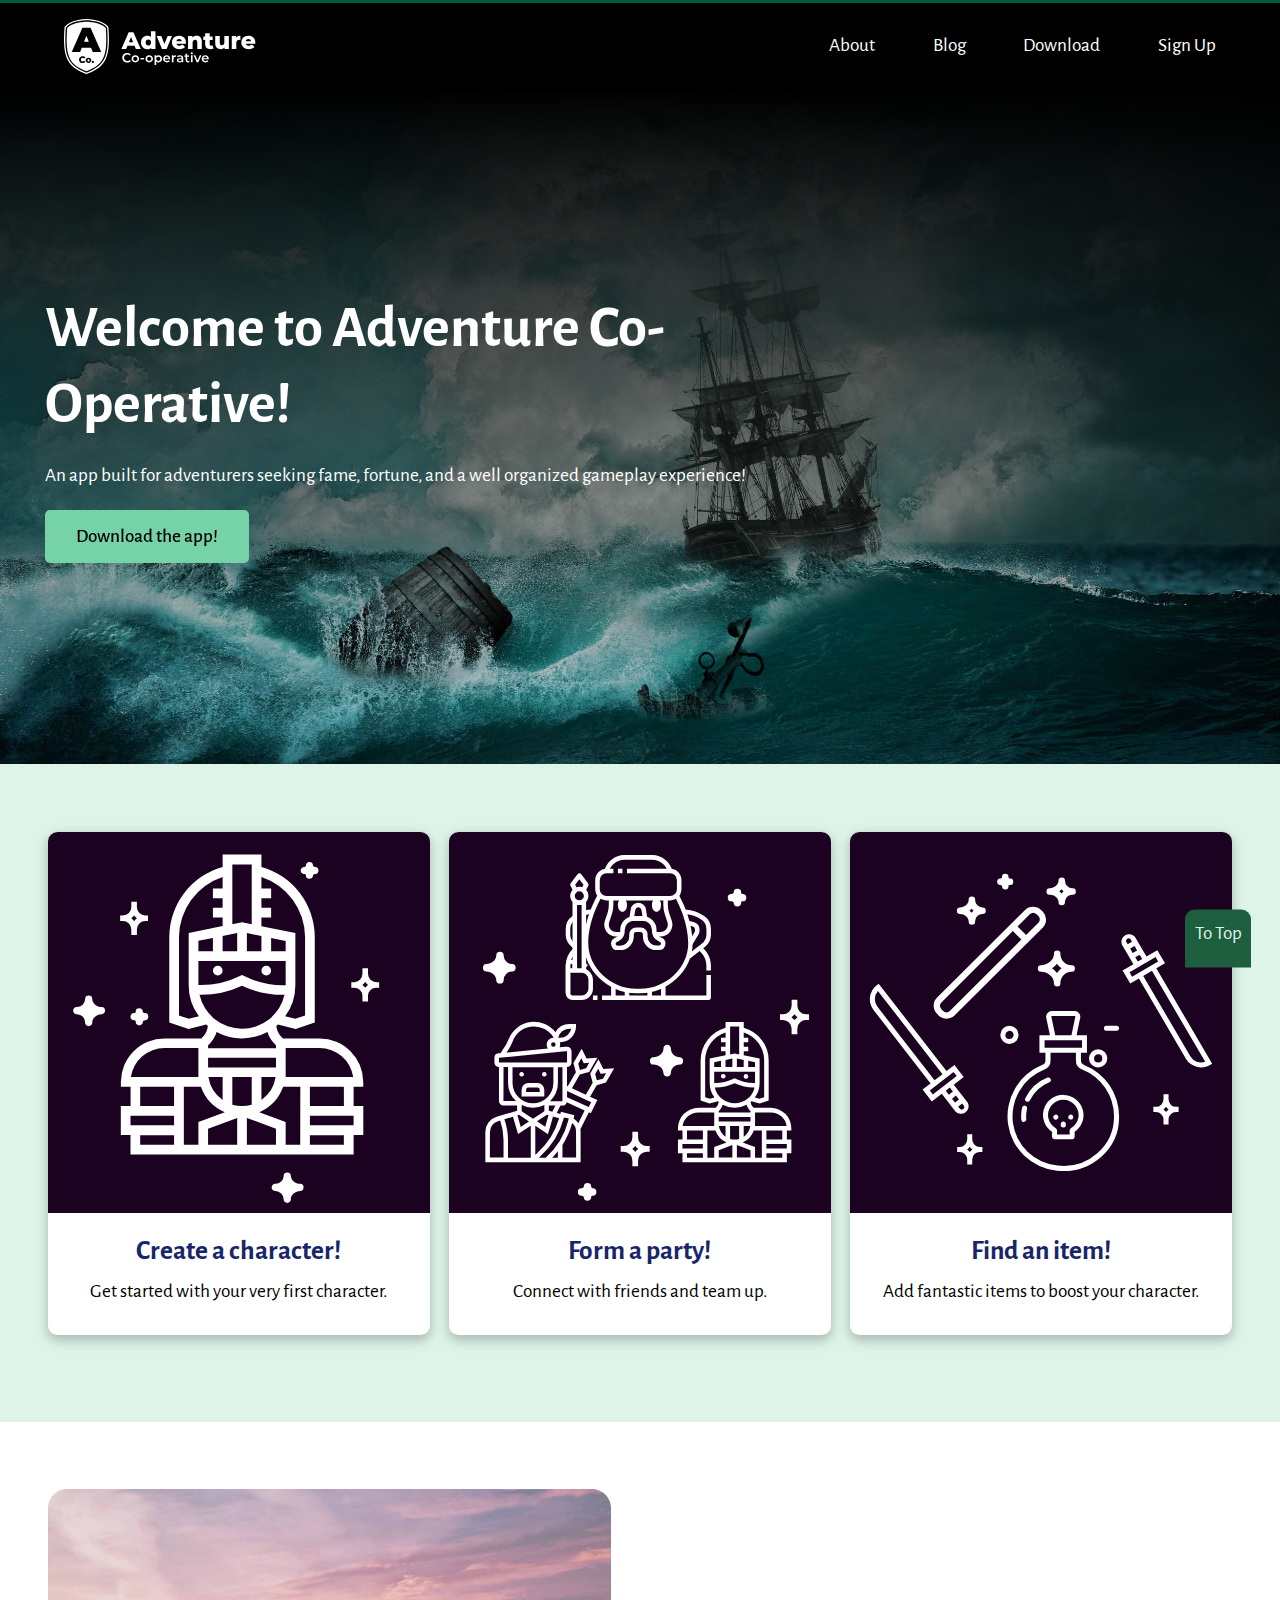
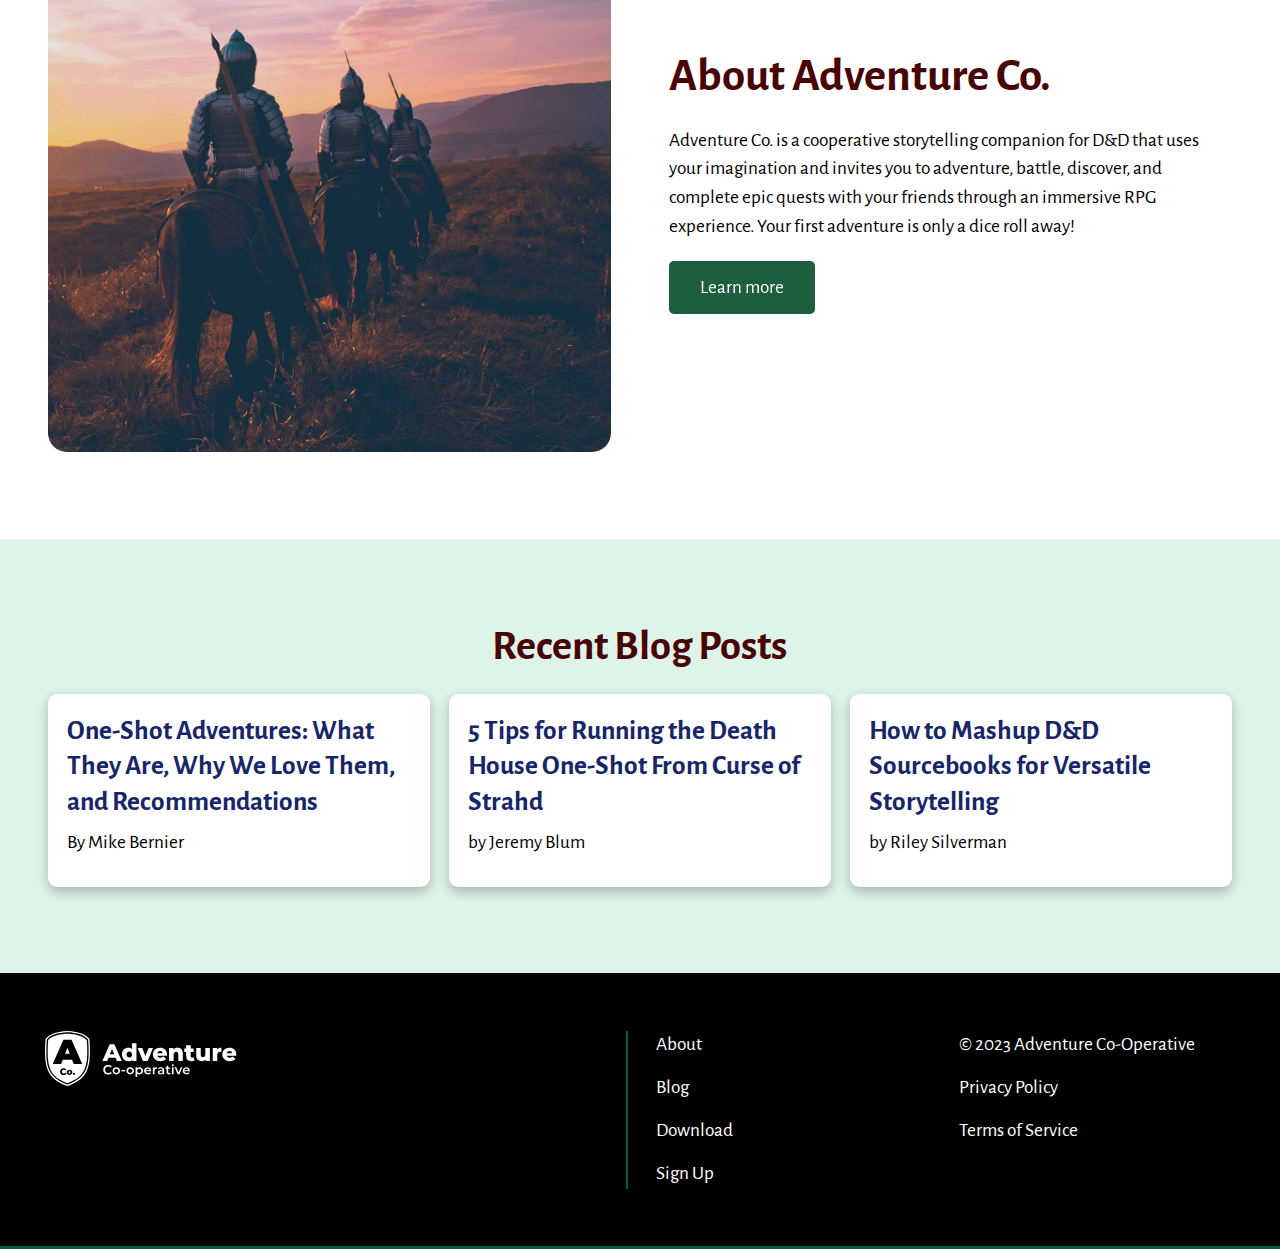
<file: index.html>
<!DOCTYPE html>
<html lang="en">
  <head>
    <meta charset="UTF-8" />
    <meta name="viewport" content="width=device-width, initial-scale=1.0" />
    <link rel="stylesheet" href="./CSS/main.css" />
    <link rel="icon" href="./images/favicon.svg" />
    <link rel="preconnect" href="https://fonts.googleapis.com" />
    <link rel="preconnect" href="https://fonts.gstatic.com" crossorigin />
    <link
      href="https://fonts.googleapis.com/css2?family=Alegreya+Sans:ital,wght@0,400;0,700;1,400;1,700&display=swap"
      rel="stylesheet" />
    <title>Adventure Co-Operative</title>
  </head>

  <body>
    <!-- NAVBAR -->
    <header class="navbar">
      <div class="container">
        <a href="./" class="navbar__logo">
          <img
            src="./images/logo-ac.svg"
            alt="Adventure Co-Operative Logo"
            class="navbar__icon" />
        </a>
        <nav>
          <ul class="navbar__list">
            <li><a href="#" class="navbar__link">About</a></li>
            <li><a href="#" class="navbar__link">Blog</a></li>
            <li><a href="#" class="navbar__link">Download</a></li>
            <li><a href="#" class="navbar__link">Sign Up</a></li>
          </ul>
        </nav>
      </div>
    </header>

    <main id="main">
      <!-- BANNER -->
      <section class="banner">
        <div class="container">
          <div class="banner__content">
            <h1 class="banner__title">Welcome to Adventure Co-Operative!</h1>
            <p class="banner__text">
              An app built for adventurers seeking fame, fortune, and a well
              organized gameplay experience!
            </p>
            <a href="#" class="btn btn--secondary push-on-hover"
              >Download the app!</a
            >
          </div>
        </div>
      </section>

      <!-- HOMECARD GROUP -->
      <section class="card-group">
        <div class="container">
          <!-- Card #1 -->
          <a class="card grow-effect" href="#">
            <div class="card__image">
              <img src="images/card-character.svg" alt="Character icon" />
            </div>
            <div class="card__content">
              <h2 class="card__title">Create a character!</h2>
              <p class="card__text">
                Get started with your very first character.
              </p>
            </div>
          </a>
          <!-- Card #2 -->
          <a class="card grow-effect" href="#">
            <div class="card__image">
              <img src="images/card-party.svg" alt="Party icon" />
            </div>
            <div class="card__content">
              <h2 class="card__title">Form a party!</h2>
              <p class="card__text">Connect with friends and team up.</p>
            </div>
          </a>
          <!-- Card #3 -->
          <a class="card grow-effect" href="#">
            <div class="card__image">
              <img src="images/card-items.svg" alt="Items icon" />
            </div>
            <div class="card__content">
              <h2 class="card__title">Find an item!</h2>
              <p class="card__text">
                Add fantastic items to boost your character.
              </p>
            </div>
          </a>
        </div>
      </section>

      <!-- SPLIT IMAGE CONTENT -->
      <section class="split-image">
        <div class="container">
          <div class="split-image__image">
            <img
              src="images/about.jpg"
              alt="Knights with armor riding horses" />
          </div>
          <div class="split-image__content">
            <h2 class="split-image__title">About Adventure Co.</h2>
            <p class="split-image__text">
              Adventure Co. is a cooperative storytelling companion for D&D that
              uses your imagination and invites you to adventure, battle,
              discover, and complete epic quests with your friends through an
              immersive RPG experience. Your first adventure is only a dice roll
              away!
            </p>
            <a href="#" class="btn push-on-hover">Learn more</a>
          </div>
        </div>
      </section>

      <!-- RECENT BLOG POSTS -->
      <section class="card-group">
        <div class="container">
          <!-- prof comment
            div below is not necessary. Apply the styles right to the h2
          -->
          <div class="card-group__title">
            <h2>Recent Blog Posts</h2>
          </div>
          <!-- Post/Card #1 -->
          <!-- prof comment
            you should only use `target="_blank" when the href leads to
            an external website. Since you are just going to a different
            page within the same site, it should navigate the current window
          -->
          <a class="card grow-effect" target="_blank" href="blog-post.html">
            <div class="card__content card__content--left">
              <h3 class="card__title">
                One-Shot Adventures: What They Are, Why We Love Them, and
                Recommendations
              </h3>
              <p class="card__text">By Mike Bernier</p>
            </div>
          </a>
          <!-- Post/Card #2 -->
          <a class="card grow-effect" href="#">
            <div class="card__content card__content--left">
              <h3 class="card__title">
                5 Tips for Running the Death House One-Shot From Curse of Strahd
              </h3>
              <p class="card__text">by Jeremy Blum</p>
            </div>
          </a>
          <!-- Post/Card #3 -->
          <a class="card grow-effect" href="#">
            <div class="card__content card__content--left">
              <h3 class="card__title">
                How to Mashup D&D Sourcebooks for Versatile Storytelling
              </h3>
              <p class="card__text">by Riley Silverman</p>
            </div>
          </a>
        </div>
      </section>
    </main>

    <!-- FOOTER -->
    <footer class="footer">
      <div class="container">
        <a href="./" class="footer__logo">
          <img
            src="./images/logo-ac.svg"
            alt="Adventure Co-Operative Logo"
            class="footer__icon" />
        </a>
        <nav class="footer__nav">
          <ul class="footer__list">
            <li><a href="#" class="footer__link">About</a></li>
            <li><a href="#" class="footer__link">Blog</a></li>
            <li><a href="#" class="footer__link">Download</a></li>
            <li><a href="#" class="footer__link">Sign Up</a></li>
          </ul>
        </nav>
        <ul class="footer__legal">
          <li>
            <p class="footer__copyright">&copy; 2023 Adventure Co-Operative</p>
          </li>
          <li><a href="#" class="footer__link">Privacy Policy</a></li>
          <li><a href="#" class="footer__link">Terms of Service</a></li>
        </ul>
      </div>
    </footer>

    <!-- Accessibility feature: return to top button -->
    <a href="#" class="to-top">To Top</a>
    <!-- Loads custom JavaScript file -->
    <script src="./js/main.js"></script>
  </body>
</html>
</file>
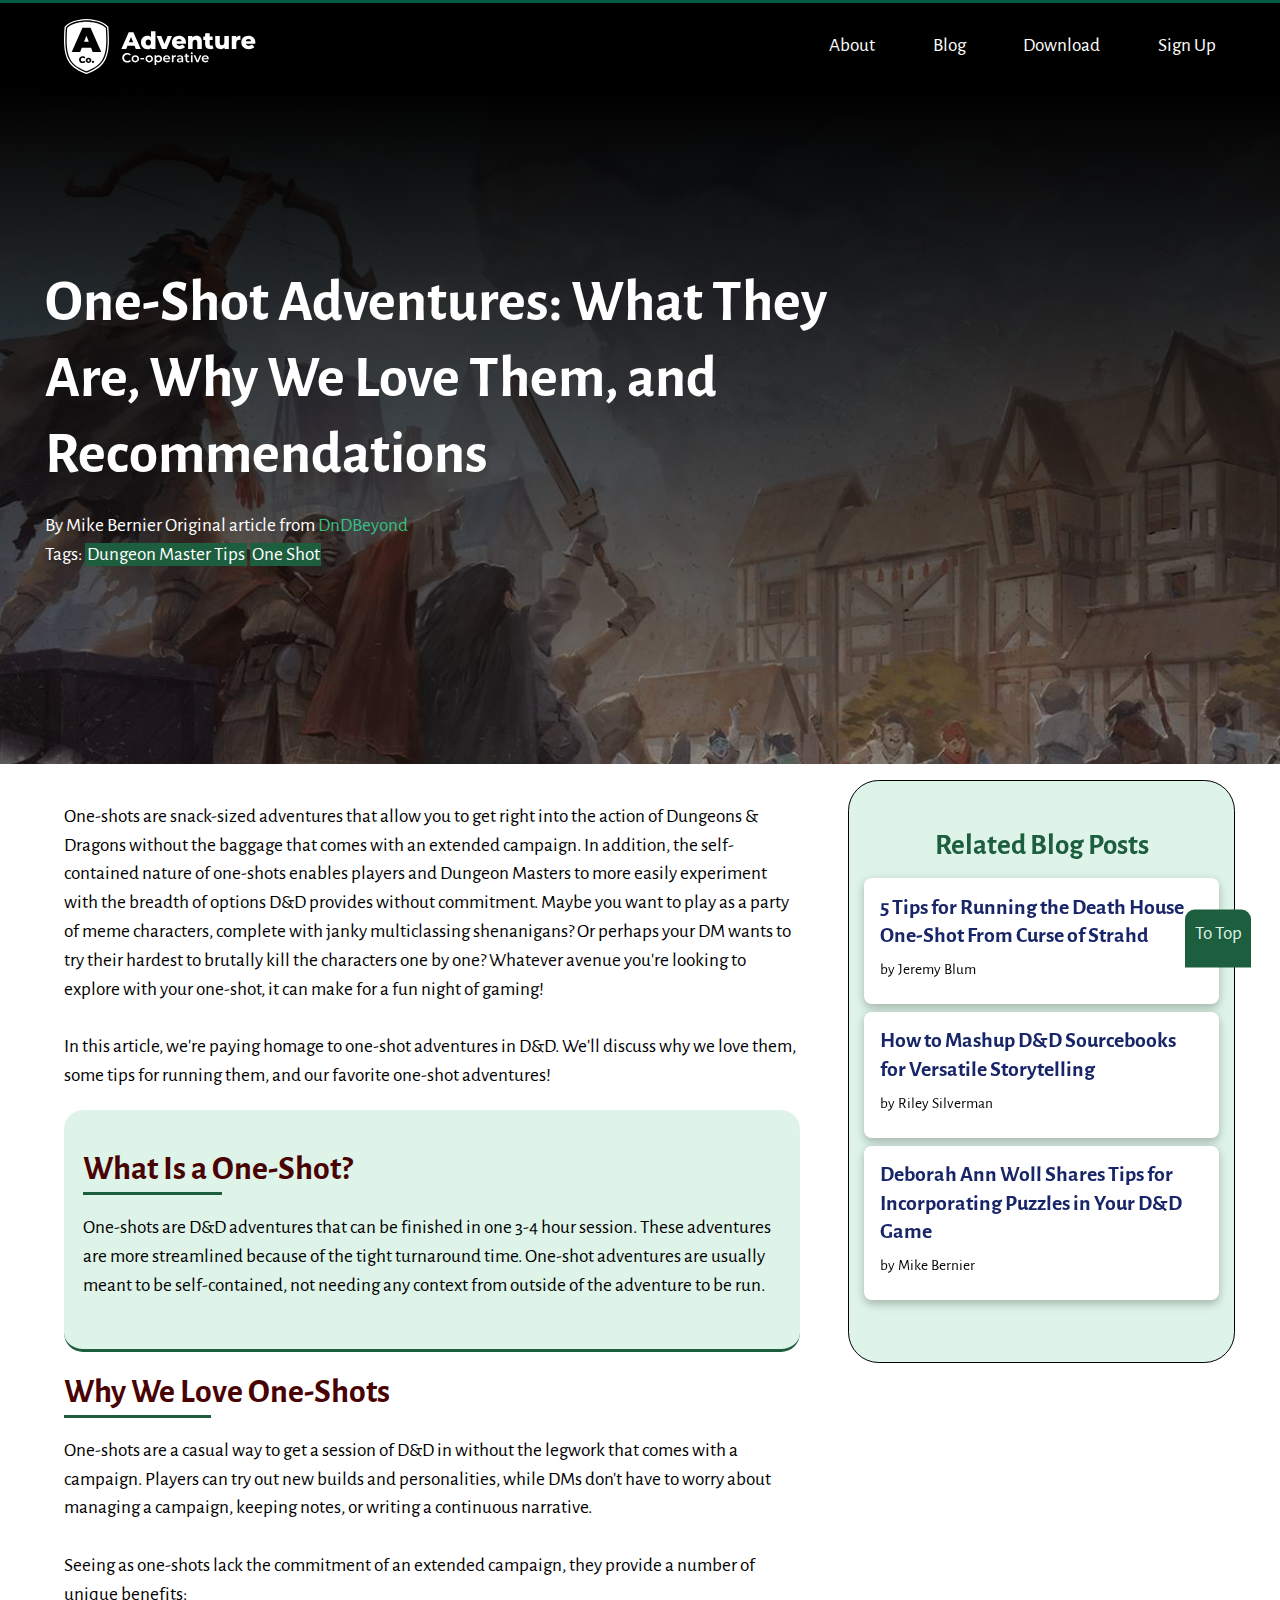
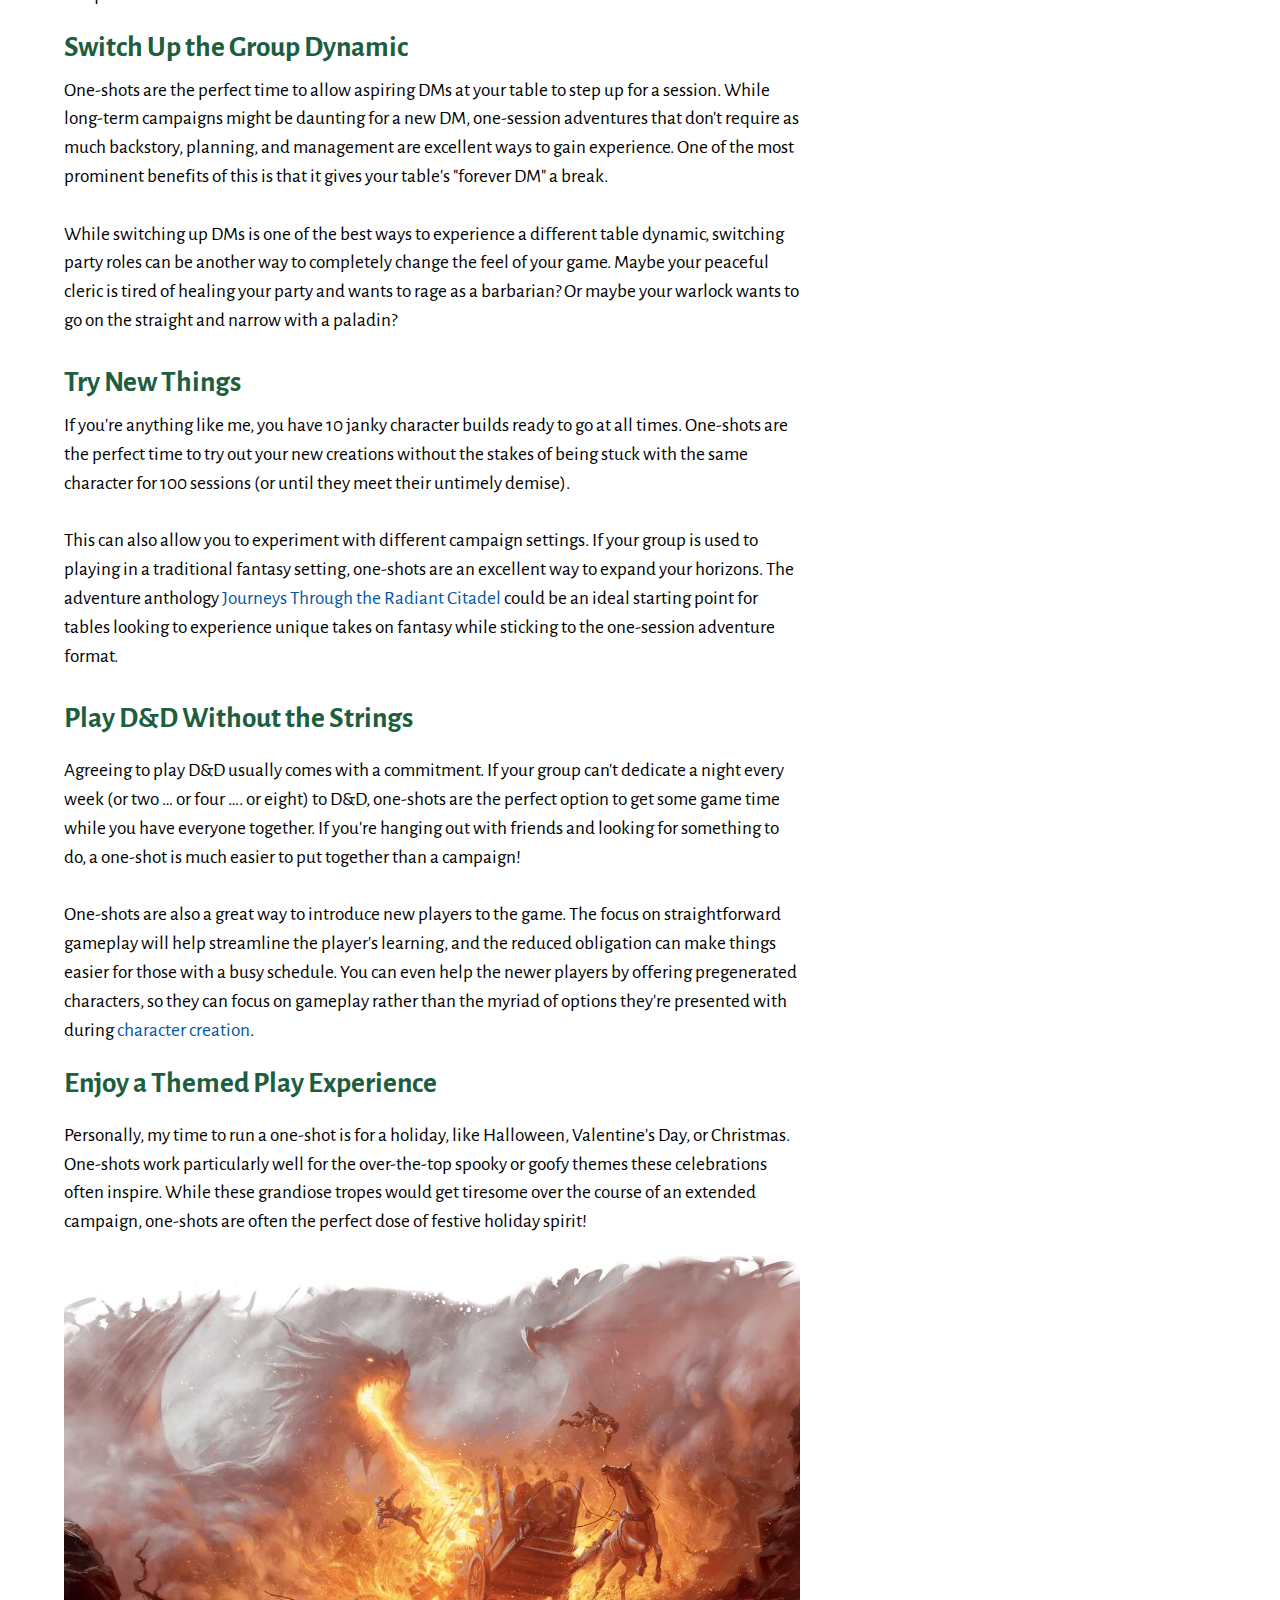
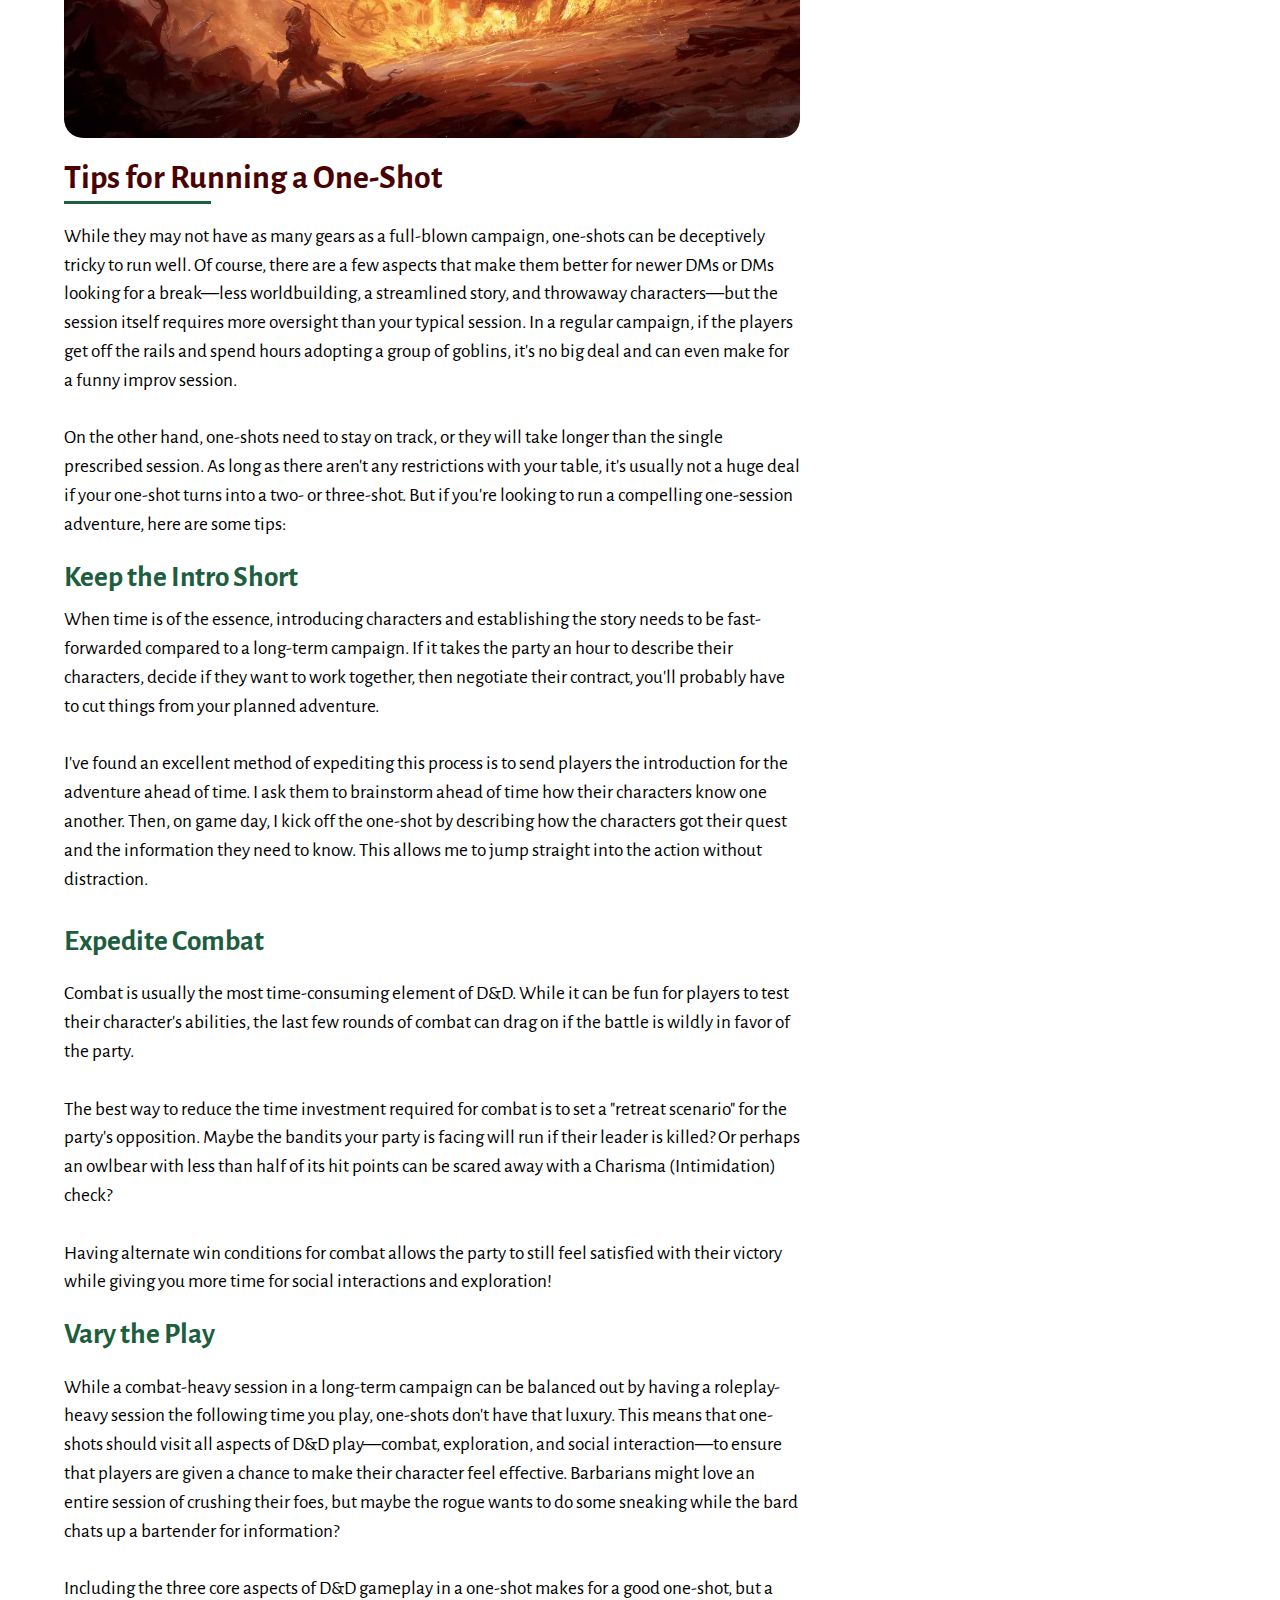
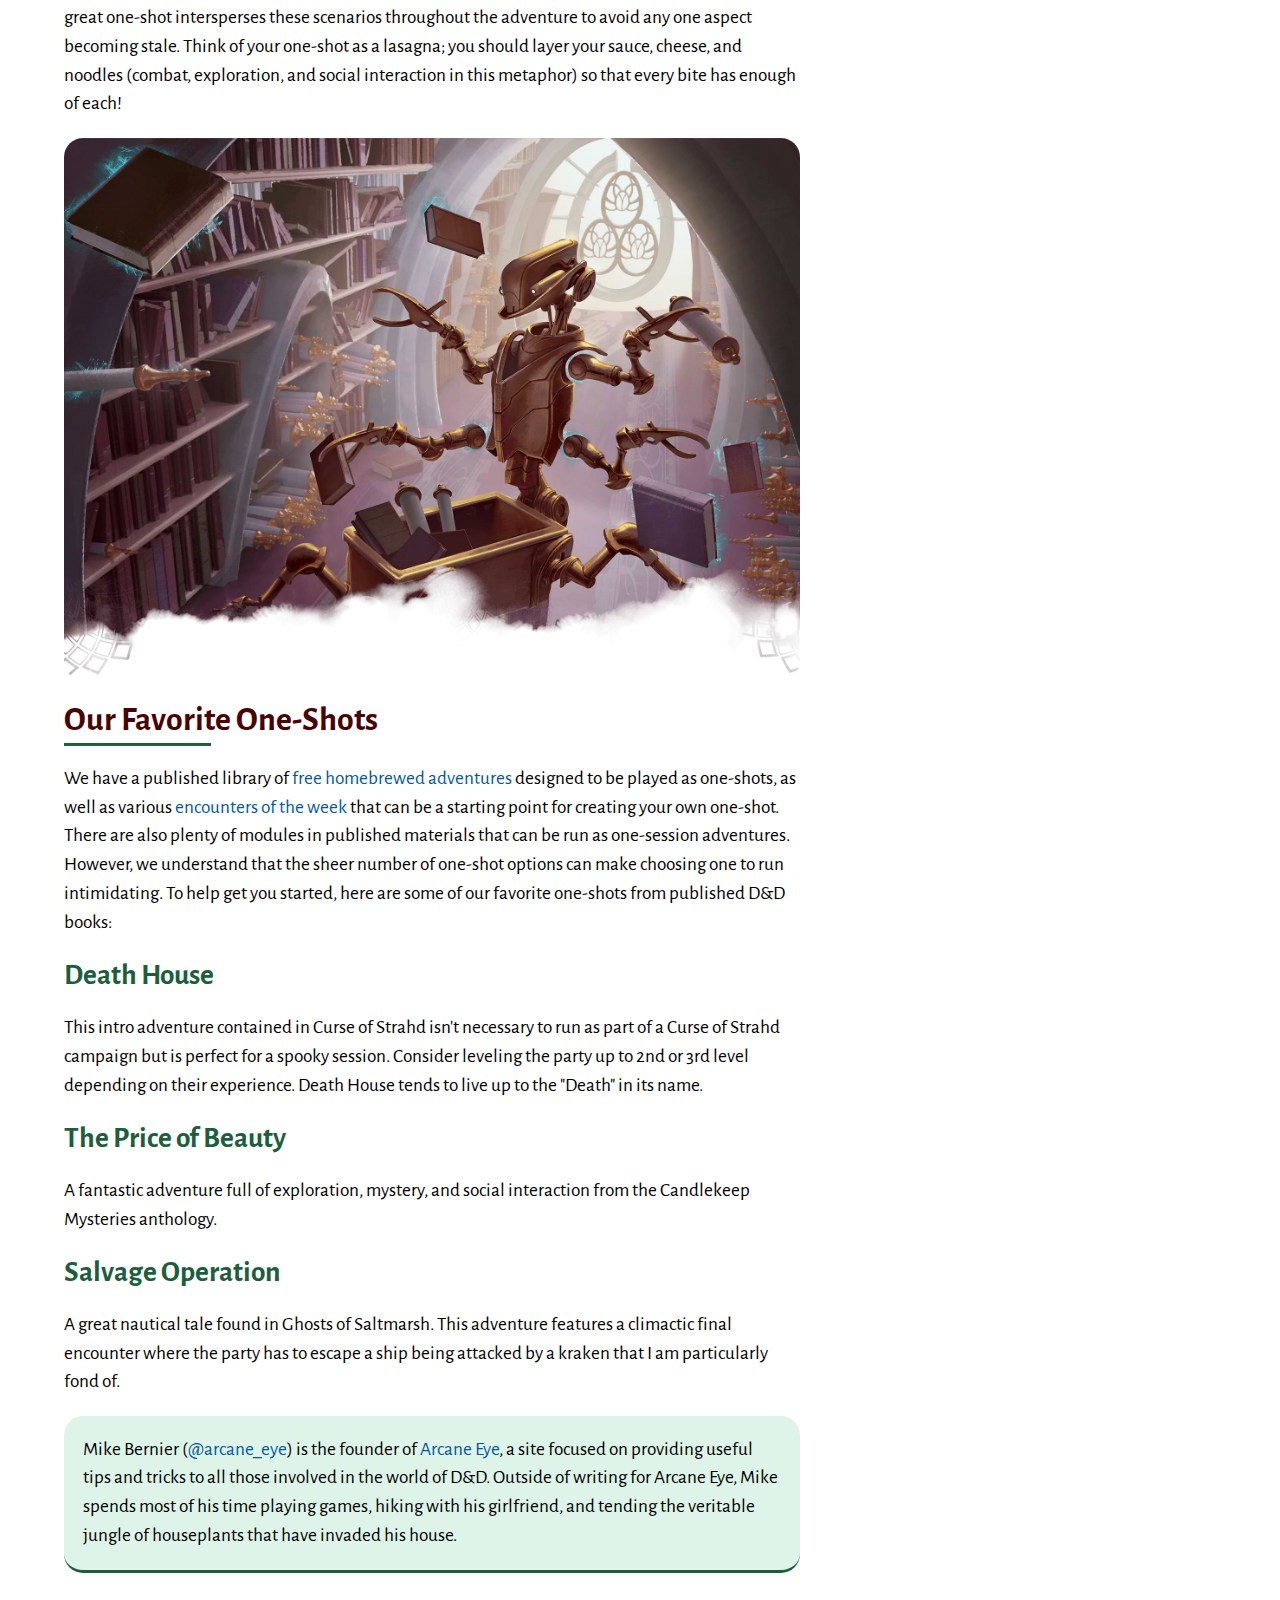
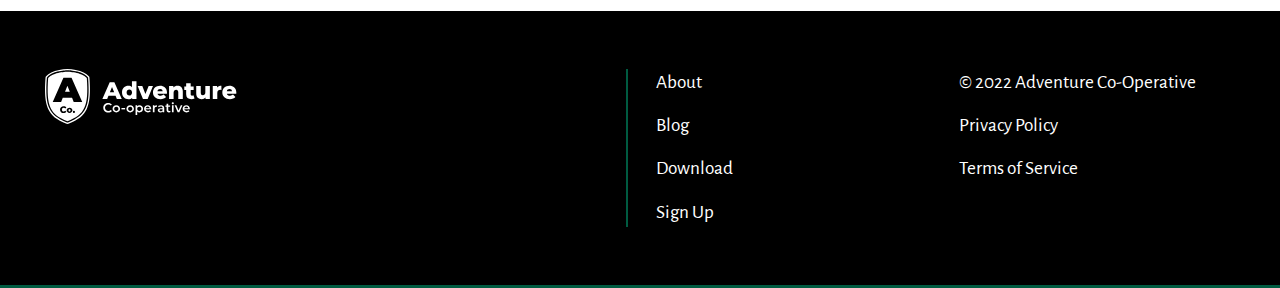
<file: blog-post.html>
<!DOCTYPE html>
<html lang="en">
  <head>
    <meta charset="UTF-8" />
    <meta name="viewport" content="width=device-width, initial-scale=1.0" />
    <link rel="stylesheet" href="./CSS/main.css" />
    <link rel="icon" href="./images/favicon.svg" />
    <link rel="preconnect" href="https://fonts.googleapis.com" />
    <link rel="preconnect" href="https://fonts.gstatic.com" crossorigin />
    <link
      href="https://fonts.googleapis.com/css2?family=Alegreya+Sans:ital,wght@0,400;0,700;1,400;1,700&display=swap"
      rel="stylesheet" />
    <!-- prof comment
      title should unique from other pages and describe the content of the page.
      For example: "One-Shot Adventures | Adventure Co-Operative"
    -->
    <title>Adventure Co-Operative</title>
  </head>
  <body>
    <!-- NAVBAR -->
    <header class="navbar">
      <div class="container">
        <a href="./" class="navbar__logo">
          <img
            src="./images/logo-ac.svg"
            alt="Adventure Co-Operative Logo"
            class="navbar__icon" />
        </a>
        <nav>
          <ul class="navbar__list">
            <li><a href="#" class="navbar__link">About</a></li>
            <li><a href="#" class="navbar__link">Blog</a></li>
            <li><a href="#" class="navbar__link">Download</a></li>
            <li>
              <a href="#" class="navbar__link navbar__link--details">Sign Up</a>
            </li>
          </ul>
        </nav>
      </div>
    </header>

    <main id="main">

      <!-- prof comment
        missing open <article>

          because of the article, you should use <header>
          not <section> for the banner as it introduces the
          article content
      -->
      <!-- BANNER -->
      <section class="banner banner--article">
        <div class="container">
          <div class="banner__content">
            <h1 class="banner__title">
              One-Shot Adventures: What They Are, Why We Love Them, and
              Recommendations
            </h1>
            <p class="banner__text">
              By Mike Bernier Original article from
              <a
                target="_blank"
                href="https://www.dndbeyond.com/posts/1300-one-shot-adventures-what-they-are-why-we-love-them"
                >DnDBeyond</a
              >
              <!-- prof comment
                <br> should only be used when a line break is semantically important to the content.
                For example in a poem, song lyrics, or address.

                If you are finding you need to it put content on separate lines, that is an indication
                that your html may be incorrect, or you need to update your styles. In this case, you
                should update the html. Put the tags in a list outside of the .banner__text
              -->
              <br />
              Tags:
              <a
                target="_blank"
                class="tag"
                href="https://www.dndbeyond.com/tag/dungeon-master-tips"
                >Dungeon Master Tips</a
              >
              <a
                target="_blank"
                class="tag"
                href="https://www.dndbeyond.com/tag/dungeon-master-tips"
                >One Shot</a
              >
            </p>
          </div>
        </div>
      </section>

      <!-- ARTICLE -->
      <section class="article">
        <div class="container">
          <div class="article__content container--text">
            <p>
              One-shots are snack-sized adventures that allow you to get right
              into the action of Dungeons & Dragons without the baggage that
              comes with an extended campaign. In addition, the self-contained
              nature of one-shots enables players and Dungeon Masters to more
              easily experiment with the breadth of options D&D provides without
              commitment. Maybe you want to play as a party of meme characters,
              complete with janky multiclassing shenanigans? Or perhaps your DM
              wants to try their hardest to brutally kill the characters one by
              one? Whatever avenue you're looking to explore with your one-shot,
              it can make for a fun night of gaming!<br /><br />
              <!-- prof comment
                Don't use <br>! Separate the content into separate <p>
              -->
              In this article, we're paying homage to one-shot adventures in
              D&D. We'll discuss why we love them, some tips for running them,
              and our favorite one-shot adventures!
            </p>
            <div class="standout">
              <h2 class="standout__title">What Is a One-Shot?</h2>
              <div class="standout__content">
                <p class="standout__text">
                  One-shots are D&D adventures that can be finished in one 3-4
                  hour session. These adventures are more streamlined because of
                  the tight turnaround time. One-shot adventures are usually
                  meant to be self-contained, not needing any context from
                  outside of the adventure to be run. <br /><br />
                  <!-- prof comment
                    remove <br>
                  -->
                </p>
              </div>
            </div>
            <div class="article__body">
              <h2 class="article__subtitle">Why We Love One-Shots</h2>
              <p>
                One-shots are a casual way to get a session of D&D in without
                the legwork that comes with a campaign. Players can try out new
                builds and personalities, while DMs don't have to worry about
                managing a campaign, keeping notes, or writing a continuous
                narrative.
                <!-- prof comment
                Don't use <br>! Separate the content into separate <p>
              -->
                <br /><br />Seeing as one-shots lack the commitment of an
                extended campaign, they provide a number of unique benefits:
              </p>
              <h3 class="article__subtitle-2">Switch Up the Group Dynamic</h3>
              One-shots are the perfect time to allow aspiring DMs at your table
              to step up for a session. While long-term campaigns might be
              daunting for a new DM, one-session adventures that don't require
              as much backstory, planning, and management are excellent ways to
              gain experience. One of the most prominent benefits of this is
              that it gives your table's "forever DM" a break.
              <!-- prof comment
                Don't use <br>! Separate the content into separate <p>
              -->
              <br /><br />While
              switching up DMs is one of the best ways to experience a different
              table dynamic, switching party roles can be another way to
              completely change the feel of your game. Maybe your peaceful
              cleric is tired of healing your party and wants to rage as a
              barbarian? Or maybe your warlock wants to go on the straight and
              narrow with a paladin?<br /><br />
              <!-- prof comment
                you also should not use <br> to increase space between elements.
                Use margin in CSS
              -->
              <h3 class="article__subtitle-2">Try New Things</h3>
              If you're anything like me, you have 10 janky character builds
              ready to go at all times. One-shots are the perfect time to try
              out your new creations without the stakes of being stuck with the
              same character for 100 sessions (or until they meet their untimely
              demise).
              <!-- prof comment
                Don't use <br>! Separate the content into separate <p>
              -->
              <br /><br />This can also allow you to experiment with different
              campaign settings. If your group is used to playing in a
              traditional fantasy setting, one-shots are an excellent way to
              expand your horizons. The adventure anthology
              <a
                class="article__link"
                target="_blank"
                href="https://www.dndbeyond.com/marketplace/adventures/journeys-through-the-radiant-citadel?icid_medium=ddb&icid_source=article&icid_campaign=one-shots&icid_content=radiant-citadel"
                >Journeys Through the Radiant Citadel</a
              >
              could be an ideal starting point for tables looking to experience
              unique takes on fantasy while sticking to the one-session
              adventure format. <br /><br />
              <!-- prof comment
                you also should not use <br> to increase space between elements.
                Use margin in CSS
              -->
              <h3 class="article__subtitle-2">Play D&D Without the Strings</h3>
              <p>
                Agreeing to play D&D usually comes with a commitment. If your
                group can't dedicate a night every week (or two … or four …. or
                eight) to D&D, one-shots are the perfect option to get some game
                time while you have everyone together. If you're hanging out
                with friends and looking for something to do, a one-shot is much
                easier to put together than a campaign!
                <!-- prof comment
                  Don't use <br>! Separate the content into separate <p>
                -->
                <br /><br />One-shots
                are also a great way to introduce new players to the game. The
                focus on straightforward gameplay will help streamline the
                player's learning, and the reduced obligation can make things
                easier for those with a busy schedule. You can even help the
                newer players by offering pregenerated characters, so they can
                focus on gameplay rather than the myriad of options they're
                presented with during
                <a
                  class="article__link"
                  target="_blank"
                  href="https://www.dndbeyond.com/posts/1059-how-to-create-your-first-dungeons-dragons"
                  >character creation</a
                >.
              </p>
              <h3 class="article__subtitle-2">
                Enjoy a Themed Play Experience
              </h3>
              <p>
                Personally, my time to run a one-shot is for a holiday, like
                Halloween, Valentine's Day, or Christmas. One-shots work
                particularly well for the over-the-top spooky or goofy themes
                these celebrations often inspire. While these grandiose tropes
                would get tiresome over the course of an extended campaign,
                one-shots are often the perfect dose of festive holiday spirit!
              </p>

              <img
                src="./images/blog-image-dragon.jpg"
                alt="dragon throwing fire at horse cart" />
              <h2 class="article__subtitle">Tips for Running a One-Shot</h2>
              <p>
                While they may not have as many gears as a full-blown campaign,
                one-shots can be deceptively tricky to run well. Of course,
                there are a few aspects that make them better for newer DMs or
                DMs looking for a break—less worldbuilding, a streamlined story,
                and throwaway characters—but the session itself requires more
                oversight than your typical session. In a regular campaign, if
                the players get off the rails and spend hours adopting a group
                of goblins, it's no big deal and can even make for a funny
                improv session.
                <!-- prof comment
                  Don't use <br>! Separate the content into separate <p>
                -->
                <br /><br />On the other hand, one-shots need to
                stay on track, or they will take longer than the single
                prescribed session. As long as there aren't any restrictions
                with your table, it's usually not a huge deal if your one-shot
                turns into a two- or three-shot. But if you're looking to run a
                compelling one-session adventure, here are some tips:
                <br />
              </p>
              <h3 class="article__subtitle-2">Keep the Intro Short</h3>
              <!-- prof comment
                missing <p>
              -->
              When time is of the essence, introducing characters and
              establishing the story needs to be fast-forwarded compared to a
              long-term campaign. If it takes the party an hour to describe
              their characters, decide if they want to work together, then
              negotiate their contract, you'll probably have to cut things from
              your planned adventure.
              <!-- prof comment
                Don't use <br>! Separate the content into separate <p>
              -->
              <br /><br />I've found an excellent method of expediting this
              process is to send players the introduction for the adventure
              ahead of time. I ask them to brainstorm ahead of time how their
              characters know one another. Then, on game day, I kick off the
              one-shot by describing how the characters got their quest and the
              information they need to know. This allows me to jump straight
              into the action without distraction. <br /><br />
              <h3 class="article__subtitle-2">Expedite Combat</h3>
              <p>
                Combat is usually the most time-consuming element of D&D. While
                it can be fun for players to test their character's abilities,
                the last few rounds of combat can drag on if the battle is
                wildly in favor of the party.
                <!-- prof comment
                  Don't use <br>! Separate the content into separate <p>
                -->
                <br /><br />The best way to reduce
                the time investment required for combat is to set a "retreat
                scenario" for the party's opposition. Maybe the bandits your
                party is facing will run if their leader is killed? Or perhaps
                an owlbear with less than half of its hit points can be scared
                away with a Charisma (Intimidation) check?
                <!-- prof comment
                  Don't use <br>! Separate the content into separate <p>
                -->
                <br /><br />Having
                alternate win conditions for combat allows the party to still
                feel satisfied with their victory while giving you more time for
                social interactions and exploration!
              </p>
              <h3 class="article__subtitle-2">Vary the Play</h3>
              <p>
                While a combat-heavy session in a long-term campaign can be
                balanced out by having a roleplay-heavy session the following
                time you play, one-shots don't have that luxury. This means that
                one-shots should visit all aspects of D&D play—combat,
                exploration, and social interaction—to ensure that players are
                given a chance to make their character feel effective.
                Barbarians might love an entire session of crushing their foes,
                but maybe the rogue wants to do some sneaking while the bard
                chats up a bartender for information?
                <!-- prof comment
                  Don't use <br>! Separate the content into separate <p>
                -->
                <br /><br />Including the three core aspects of D&D gameplay in
                a one-shot makes for a good one-shot, but a great one-shot
                intersperses these scenarios throughout the adventure to avoid
                any one aspect becoming stale. Think of your one-shot as a
                lasagna; you should layer your sauce, cheese, and noodles
                (combat, exploration, and social interaction in this metaphor)
                so that every bite has enough of each!
              </p>
              <img
                src="./images/blog-image-robot.jpg"
                alt="Robot looking for books in bookshelf" />
              <h2 class="article__subtitle">Our Favorite One-Shots</h2>
              <p>
                We have a published library of
                <a
                  class="article__link"
                  target="_blank"
                  href="https://www.dndbeyond.com/tag/free-adventure"
                  >free homebrewed adventures</a
                >
                designed to be played as one-shots, as well as various
                <a
                  class="article__link"
                  target="_blank"
                  href="https://www.dndbeyond.com/tag/encounter-of-the-week"
                  >encounters of the week</a
                >
                that can be a starting point for creating your own one-shot.
                There are also plenty of modules in published materials that can
                be run as one-session adventures. However, we understand that
                the sheer number of one-shot options can make choosing one to
                run intimidating. To help get you started, here are some of our
                favorite one-shots from published D&D books: <br />
              </p>
              <h3 class="article__subtitle-2">Death House</h3>
              <p>
                This intro adventure contained in Curse of Strahd isn't
                necessary to run as part of a Curse of Strahd campaign but is
                perfect for a spooky session. Consider leveling the party up to
                2nd or 3rd level depending on their experience. Death House
                tends to live up to the "Death" in its name.
              </p>

              <h3 class="article__subtitle-2">The Price of Beauty</h3>
              <p>
                A fantastic adventure full of exploration, mystery, and social
                interaction from the Candlekeep Mysteries anthology.
              </p>
              <h3 class="article__subtitle-2">Salvage Operation</h3>
              <p>
                A great nautical tale found in Ghosts of Saltmarsh. This
                adventure features a climactic final encounter where the party
                has to escape a ship being attacked by a kraken that I am
                particularly fond of.
              </p>

              <!-- prof comment
                as you class name suggests, the element
                below should be <footer> as it is the footer
                for the article.
              -->
              <p class="article__footer standout">
                Mike Bernier (<a
                  class="article__link"
                  target="_blank"
                  href="https://twitter.com/arcane_eye"
                  >@arcane_eye</a
                >) is the founder of
                <a
                  class="article__link"
                  target="_blank"
                  href="https://arcaneeye.com"
                  >Arcane Eye</a
                >, a site focused on providing useful tips and tricks to all
                those involved in the world of D&D. Outside of writing for
                Arcane Eye, Mike spends most of his time playing games, hiking
                with his girlfriend, and tending the veritable jungle of
                houseplants that have invaded his house.
              </p>
            </div>
          </div>
          <!-- ARTICLE SIDEBAR -->
          <div class="sidebar">
            <div class="card-group">
              <div class="card-group__title">
                <!-- prof comment
                  should be h2
                -->
                <h3>Related Blog Posts</h3>
              </div>
              <!-- Post #1 -->
              <a
                class="card grow-effect"
                target="_blank"
                href="https://www.dndbeyond.com/posts/1092-5-tips-for-running-the-death-house-one-shot-from">
                <div class="card__content card__content--left">
                  <h3 class="card__title">
                    5 Tips for Running the Death House One-Shot From Curse of
                    Strahd
                  </h3>
                  <p class="card__text">by Jeremy Blum</p>
                </div>
              </a>

              <!-- Post #2 -->
              <a
                class="card grow-effect"
                target="_blank"
                href="https://www.dndbeyond.com/posts/1255-how-to-mashup-d-d-sourcebooks-for-versatile">
                <div class="card__content card__content--left">
                  <h3 class="card__title">
                    How to Mashup D&D Sourcebooks for Versatile Storytelling
                  </h3>
                  <p class="card__text">by Riley Silverman</p>
                </div>
              </a>

              <!-- Post #3 -->
              <a
                class="card grow-effect"
                target="_blank"
                href="https://www.dndbeyond.com/posts/1176-deborah-ann-woll-shares-tips-for-incorporating">
                <div class="card__content card__content--left">
                  <h3 class="card__title">
                    Deborah Ann Woll Shares Tips for Incorporating Puzzles in
                    Your D&D Game
                  </h3>
                  <p class="card__text">by Mike Bernier</p>
                </div>
              </a>
            </div>
          </div>
        </div>
      </section>
    </main>

    <!-- FOOTER -->
    <footer class="footer">
      <div class="container">
        <a href="./" class="footer__logo">
          <img
            src="./images/logo-ac.svg"
            alt="Adventure Co-Operative Logo"
            class="footer__icon" />
        </a>
        <nav class="footer__nav">
          <ul class="footer__list">
            <li><a href="#" class="footer__link">About</a></li>
            <li><a href="#" class="footer__link">Blog</a></li>
            <li><a href="#" class="footer__link">Download</a></li>
            <li><a href="#" class="footer__link">Sign Up</a></li>
          </ul>
        </nav>
        <ul class="footer__legal">
          <li>
            <p class="footer__copyright">&copy; 2022 Adventure Co-Operative</p>
          </li>
          <li><a href="#" class="footer__link">Privacy Policy</a></li>
          <li><a href="#" class="footer__link">Terms of Service</a></li>
        </ul>
      </div>
    </footer>

    <!-- Accessibility feature: return to top button -->
    <a href="#" class="to-top">To Top</a>
    <!-- Loads custom JavaScript file -->
    <script src="./js/main.js"></script>
  </body>
</html>
</file>
<file: CSS/main.css>
/* CSS Custom Properties  */

:root {
  /* Spacing */
  --height: 40vh;
  --vAlign: center;
  --hAlign: flex-start;

  /* Colors */
  --color-primary: #0157a3;
  --color-primary-light: #59758d;
  /* ---------- prof comment ----------
  
  you should be using a fully new and unique color scheme!
  
  ---------- end prof comment ---------- */
  --color-secondary: #36bf7f;
  --color-secondary-light: #75d3a7;
  --color-secondary-dark: #1c5e3e;
  --color-secondary-pale: #def4e9;
  --color-accent: #182669;
  --color-acent-secondary: #490303;

  /* Fonts */

  --font-primary: "Alegreya Sans", sans-serif;

  /* Sizing */

  --container: 65em;
  --container-text: 45em;
}

/* -------- CSS RESET -------- */

/* Box sizing rules */
*,
*::before,
*::after {
  box-sizing: border-box;
}

/* Set core root defaults */
html {
  line-height: 1.5;
  font-family: var(--font-primary);
}

/* Set core body defaults */
body {
  min-height: 100vh;
  text-rendering: optimizeSpeed;
  margin: 0;
}

/* Update default margin */
h1,
h2,
h3,
h4,
h5,
h6,
figure,
blockquote,
ul,
ol,
dl,
dd {
  margin: 0;
}

/* Remove list styles on ul, ol elements with a list role, which suggests default styling will be removed */
ul[role="list"],
ol[role="list"] {
  list-style: none;
  padding: 0;
  margin: 0;
}

/* A elements that don't have a class get default styles */
a:not([class]) {
  text-decoration-skip-ink: auto;
  color: var(--color-secondary);
  text-decoration: none;
}

a:not([class]):hover,
a:not([class]):focus-visible {
  color: var(--color-primary-light);
}

nav {
  width: 100%;
}

/* Make images easier to work with */
img,
picture {
  max-width: 100%;
  display: block;
}

svg {
  fill: currentColor;
}

svg:not(:root) {
  overflow: hidden;
}

/* Inherit fonts for inputs and buttons */
input,
button,
textarea,
select {
  font: inherit;
}

/* Remove all animations, transitions and smooth scroll for people that prefer not to see them */
@media (prefers-reduced-motion: reduce) {
  html:focus-within {
    scroll-behavior: auto;
  }

  *,
  *::before,
  *::after {
    animation-duration: 0.01ms !important;
    animation-iteration-count: 1 !important;
    transition-duration: 0.01ms !important;
    scroll-behavior: auto !important;
  }
}

/* ---------- Containers ---------- */

.container {
  width: min(100%, var(--container));
  margin: 0 auto;
  padding-left: 1.5rem;
  padding-right: 1.5rem;
}

.container--text {
  width: min(100%, var(--container-text));
}

/* ---------- Buttons ---------- */

.btn {
  display: inline-block;
  padding: 0.55em 1.5em 0.5em;
  background-color: var(--color-secondary-dark);
  border: 0.125rem solid var(--color-secondary-dark);
  color: #fff;
  border-radius: 0.25em;
  text-decoration: none;
  cursor: pointer;
  font-family: var(--font-primary);
  font-size: inherit;
}

.btn:hover,
.btn:focus-visible {
  background-color: var(--color-secondary);
  border-color: var(--color-secondary);
  color: #fff;
}

.btn--secondary {
  background-color: var(--color-secondary-light);
  border-color: var(--color-secondary-light);
  color: #000;
  font-weight: 500;
}

.btn--secondary:hover,
.btn--secondary:focus-visible {
  background-color: var(--color-secondary-pale);
  border-color: var(--color-secondary-pale);
  color: #000;
}

/* ---------- Typography ---------- */

h1 {
  font-size: 1.802rem;
  line-height: 1.3;
}

h2 {
  font-size: 1.602rem;
  line-height: 1.3;
  color: var(--color-acent-secondary);
  padding-top: 1rem;
}

h3 {
  color: var(--color-secondary-dark);
  font-size: 1.424rem;
  margin-bottom: 0.5rem;
  line-height: 1.3;
}

h4 {
  font-size: 1.266rem;
  color: var(--color-accent);
  margin-bottom: 0;
  line-height: 1.3;
}

h5 {
  font-size: 1.125rem;
  font-weight: normal;
  line-height: 1.3;
}

h6 {
  font-size: 1rem;
  text-transform: uppercase;
  margin-bottom: 0.5rem;
}

small {
  font-size: 0.889rem;
}

@media only screen and (min-width: 45em) {
  html {
    font-size: 110%;
  }

  h1 {
    font-size: 3.052rem;
  }
  h2 {
    font-size: 2.441rem;
  }
  h3 {
    font-size: 1.953rem;
  }
  h4 {
    font-size: 1.563rem;
  }
  h5 {
    font-size: 1.25rem;
  }

  small {
    font-size: 0.8rem;
  }
}

@media only screen and (min-width: 60em) {
  html {
    font-size: 120%;
  }
  h1 {
    font-size: 4.209rem;
  }
  h2 {
    font-size: 3.157rem;
  }
  h3 {
    font-size: 2.369rem;
  }
  h4 {
    font-size: 1.777rem;
  }
  h5 {
    font-size: 1.333rem;
  }

  small {
    font-size: 0.75rem;
  }
}

/* To Top */

.to-top {
  position: fixed;
  bottom: -0.5rem;
  right: 1.5rem;
  background-color: var(--color-secondary-dark);
  color: var(--color-secondary-pale);
  padding: 0.5rem 0.5rem 1rem;
  border-radius: 0.5rem 0.5rem 0 0;
  text-decoration: none;
  box-shadow: var(--shadow);
  translate: 0 100%;
  transition: translate var(--transition), bottom var(--transition);
}

.to-top.visible {
  translate: 0;
}

.to-top:hover,
.to-top:focus-visible {
  bottom: 0;
  color: #fff;
  translate: 0;
}

/* Effects & Animations */

.grow-effect {
  transition: all 0.1s ease-in-out;
}

.grow-effect:hover {
  transform: scale(1.02);
}

@-webkit-keyframes push-on-hover {
  50% {
    -webkit-transform: scale(0.8);
    transform: scale(0.8);
  }
  100% {
    -webkit-transform: scale(1);
    transform: scale(1);
  }
}
@keyframes push-on-hover {
  50% {
    -webkit-transform: scale(0.8);
    transform: scale(0.8);
  }
  100% {
    -webkit-transform: scale(1);
    transform: scale(1);
  }
}

.push-on-hover {
  display: inline-block;
  vertical-align: middle;
  /* ---------- prof comment ----------
  
  No `px`!
  
  ---------- end prof comment ---------- */
  -webkit-transform: perspective(1px) translateZ(0);
  transform: perspective(1px) translateZ(0);
  box-shadow: 0 0 1px rgba(0, 0, 0, 0);
}
.push-on-hover:hover,
.push-on-hover:focus,
.push-on-hover:active {
  -webkit-animation-name: push-on-hover;
  animation-name: push-on-hover;
  -webkit-animation-duration: 0.3s;
  animation-duration: 0.3s;
  -webkit-animation-timing-function: linear;
  animation-timing-function: linear;
  -webkit-animation-iteration-count: 1;
  animation-iteration-count: 1;
}

/* ---------- NAVBAR ---------- */

.navbar {
  background-color: #000;
  color: #fff;
  border-top: 0.2rem solid #005b41;
}

.navbar .container {
  display: flex;
  flex-direction: column;
  padding-left: 0;
  padding-right: 0;
  gap: 1.5rem;
  margin-top: 1rem;
  align-items: var(--vAlign);
}

.navbar__icon {
  width: 10rem;
}

.navbar__list {
  margin: 0;
  flex-direction: column;
  list-style-type: none;
  width: 100%;
  padding: 0;
  align-items: var(--vAlign);
}

.navbar__link {
  color: #fff;
  text-decoration: none;
  display: block;
  padding: 0.5rem;
  text-align: var(--vAlign);
}

.navbar__link:hover {
  color: #000;
  background-color: #fff;
  text-shadow: none;
}

.navbar__link:focus {
  outline: none;
}

/* Medium to Large Screens Sizes */

@media only screen and (min-width: 45em) {
  .navbar .container {
    flex-direction: row;
    justify-content: space-between;
    margin-top: 0;
    display: flex;
    padding-left: 1rem;
    padding-right: 1rem;
  }

  .navbar__icon {
    margin-left: 1.5rem;
  }

  .navbar__link {
    padding: 1.5rem;
  }

  .navbar__list {
    display: flex;
    flex-direction: row;
  }

  nav {
    width: auto;
  }
}

/* ---------- BANNER ---------- */

.banner {
  background-image: linear-gradient(
      to bottom,
      rgba(0, 0, 0, 2),
      rgba(0, 0, 0, 0.1)
    ),
    url(../images/hero-banner.jpg);
  background-position: var(--vAlign);
  background-size: cover;
  border-color: transparent;
}

.banner .container {
  display: flex;
  min-height: var(--height);
  align-items: var(--vAlign);
  justify-content: var(--hAlign);
  padding: 3rem 1.5rem;
}

.tag {
  background-color: var(--color-secondary-dark);
  color: #fff;
  padding: 0.1rem;
  text-decoration: none;
}

.tag:hover,
.tag:focus-visible {
  background-color: var(--color-secondary);
  color: #fff;
}

.banner__content {
  width: min(45em, 100%);
  color: #fff;
}

.banner__text {
  color: #fff;
}

.banner__title {
  font-size: clamp(2.019rem, 5cqi, 3.056rem);
}

@media only screen and (min-width: 45em) {
  .banner .container {
    --height: 75vh;
  }
}

/* ---------------- CARD GROUP ---------------- */

.card-group .container {
  padding-top: 0.5rem;
  padding-bottom: 0.5rem;
  display: grid;
  grid-template-columns: 1fr;
  grid-gap: 1rem;
}

.card-group {
  background-color: var(--color-secondary-pale);
  padding: 3rem 1rem 4rem 1rem;
}

.card-group__title {
  text-align: center;
  font-size: clamp(1.602rem, 1cqi, 2.441rem);
}

.card {
  background-color: #fff;
  border-radius: 0.5rem;
  box-shadow: 0 0.25rem 0.5rem #0002, 0 0.25rem 0.75rem #0002;
  overflow: hidden;
  color: inherit;
  text-decoration: none;
}

.card__image {
  display: flex;
  justify-content: center;
  background-color: #1c0221;
}

.card__image img {
  display: block;
  object-fit: cover;
  width: 100%;
  aspect-ratio: 1 / 1;
}

.card__title {
  color: var(--color-accent);
  padding: 0.5rem 1rem;
  margin: 0;
  line-height: 1.3;
  padding-top: 1rem;
  padding-bottom: 0;
  font-size: clamp(1.424rem, 1cqi, 2.369rem);
}

.card__content {
  padding-bottom: 1rem;
  display: flex;
  flex-direction: column;
  text-align: center;
}

.card__content--left {
  text-align: left;
}

.card__text {
  padding: 0.5rem 1rem;
  margin: 0;
  color: #000;
}

/* ------ Medium Size Screens ------ */
@media only screen and (min-width: 45em) {
  .card-group .container {
    grid-template-columns: repeat(2, 1fr);
  }

  .card-group__title {
    grid-column: 1/3;
    /* ---------- prof comment ----------
    
    zoom is a non-standard property that is not
    supported across all browsers and should not
    be used.

    https://developer.mozilla.org/en-US/docs/Web/CSS/zoom

    It appears that your intent is to use it to create
    responsive type styles. You should be doing this
    with the techniques we discussed in class. If you
    need a refresher, review the Week 4 tutorial.
    
    ---------- end prof comment ---------- */
    zoom: 80%;
  }
}

/* ------ Large Size Screens ------ */
@media only screen and (min-width: 60em) {
  .card-group .container {
    grid-template-columns: repeat(3, 1fr);
  }

  .card-group__title {
    grid-column: 1/4;
    zoom: 70%;
  }
}

/* ---------------- SPLIT IMAGE CONTENT ---------------- */

.split-image .container {
  padding-top: 0.5rem;
  padding-bottom: 0.5rem;
  align-items: var(--vAlign);
  display: grid;
  gap: 3rem;
}

.split-image {
  padding: 3rem 1rem 4rem 1rem;
}

.split-image__image {
  aspect-ratio: 1 / 1;
  display: flex;
  border-radius: 1rem;
  overflow: hidden;
}

.split-image__image img {
  object-fit: cover;
}

.split-image__title {
  font-size: clamp(1.756rem, 4cqi, 2.444rem);
}

/* ------ Medium Size Screens ------ */
@media only screen and (min-width: 45em) {
  .split-image .container {
    grid-template-columns: 1fr 1fr;
  }
}

/* ---------- ARTICLE ---------- */

/* Article's banner */
.banner--article {
  background-image: linear-gradient(
      to bottom,
      rgba(0, 0, 0, 2),
      rgba(0, 0, 0, 0.4)
    ),
    url(../images/blog-image-adventurers.jpg);
}

.article .container {
  display: grid;
  grid-template-columns: 1fr;
  gap: 1.5rem;
}

.standout {
  background-color: var(--color-secondary-pale);
  border-radius: 1rem;
  border-bottom: 0.2rem var(--color-secondary-dark) solid;
  padding: 1rem 1rem 1rem 1rem;
}

.standout__text {
  margin-top: 1rem;
  margin-bottom: 0;
}

.standout__title,
.article__subtitle {
  border-bottom: 0.2rem var(--color-secondary-dark) solid;
  border-image: linear-gradient(
      to right,
      var(--color-secondary-dark) 20%,
      transparent 20%
    )
    100% 1;
  font-size: clamp(1.756rem, 2cqi, 2.444rem);
}

.article__subtitle-2 {
  font-size: clamp(1.525rem, 1.5cqi, 1.956rem);
}

.article__body img {
  border-radius: 1rem;
}

.article__content {
  padding: 1rem;
}

.article__link {
  color: var(--color-primary);
  text-decoration: none;
}

/* ---------- ARTICLE SIDEBAR ---------- */

.sidebar {
  padding-top: 1rem;
  padding-bottom: 1rem;
}

.sidebar .card-group {
  background-color: var(--color-secondary-pale);
  display: grid;
  grid-template-columns: repeat(1, 1fr);
  grid-template-rows: 1fr;
  grid-gap: 0.5rem;
  border-radius: 2rem;
  border: 0.1rem solid #000;
  overflow: hidden;
}

/* ------ Medium Size Screens ------ */
@media only screen and (min-width: 45em) {
  .sidebar .card-group {
    grid-template-columns: repeat(2, 1fr);
  }

  .sidebar .card-group__title {
    grid-column: 1/3;
  }
}

/* ------ Large Size Screens ------ */
@media only screen and (min-width: 60em) {
  .article .container {
    display: grid;
    grid-template-columns: 2fr 1fr;
  }

  .sidebar {
    height: fit-content;
    position: sticky;
    position: -webkit-sticky;
    top: 0;
    gap: 1.5rem;
    zoom: 80%;
  }

  .sidebar .card-group {
    display: flex;
    flex-direction: column;
  }

  .sidebar .card-group__title {
    zoom: 80%;
  }

  .sidebar .card__content {
    display: flex;
    flex-direction: column;
  }
}

/* ---------- FOOTER ---------- */

.footer {
  background-color: #000;
  color: #fff;
  border-bottom: 0.2rem solid #005b41;
}

.footer .container {
  padding-top: 3rem;
  padding-bottom: 3rem;
  display: flex;
  flex-direction: column;
  gap: 1.5rem;
}

.footer__icon {
  width: 10rem;
}

.footer__list {
  padding-left: 1.5rem;
  margin: 0;
  border-left: 0.125rem solid #005b41;
  display: flex;
  flex-direction: column;
  gap: 0.75rem;
  list-style-type: none;
}

.footer__legal {
  list-style-type: none;
  gap: 0.75rem;
  display: flex;
  flex-direction: row;
  margin: 0;
  padding-left: 1.5rem;
}

.footer__link,
.footer__copyright {
  color: #fff;
  text-decoration: none;
}

.footer__link:hover,
.footer__link:focus .footer__copyright:hover,
.footer__copyright:focus {
  color: #36bf7f;
}

/* ------ Medium & Large Size Screens ------ */
@media only screen and (min-width: 45em) {
  .footer .container {
    flex-direction: row;
    justify-content: space-between;
  }

  .footer__logo {
    flex: 2 0;
    align-self: var(--hAlign);
  }

  .footer__nav,
  .footer__legal {
    flex: 1 0;
  }

  .footer__copyright {
    margin: 0;
  }

  .footer__legal {
    list-style-type: none;
    gap: 0.75rem;
    display: flex;
    flex-direction: column;
    margin: 0;
    padding-left: 1.5rem;
  }
}
</file>
